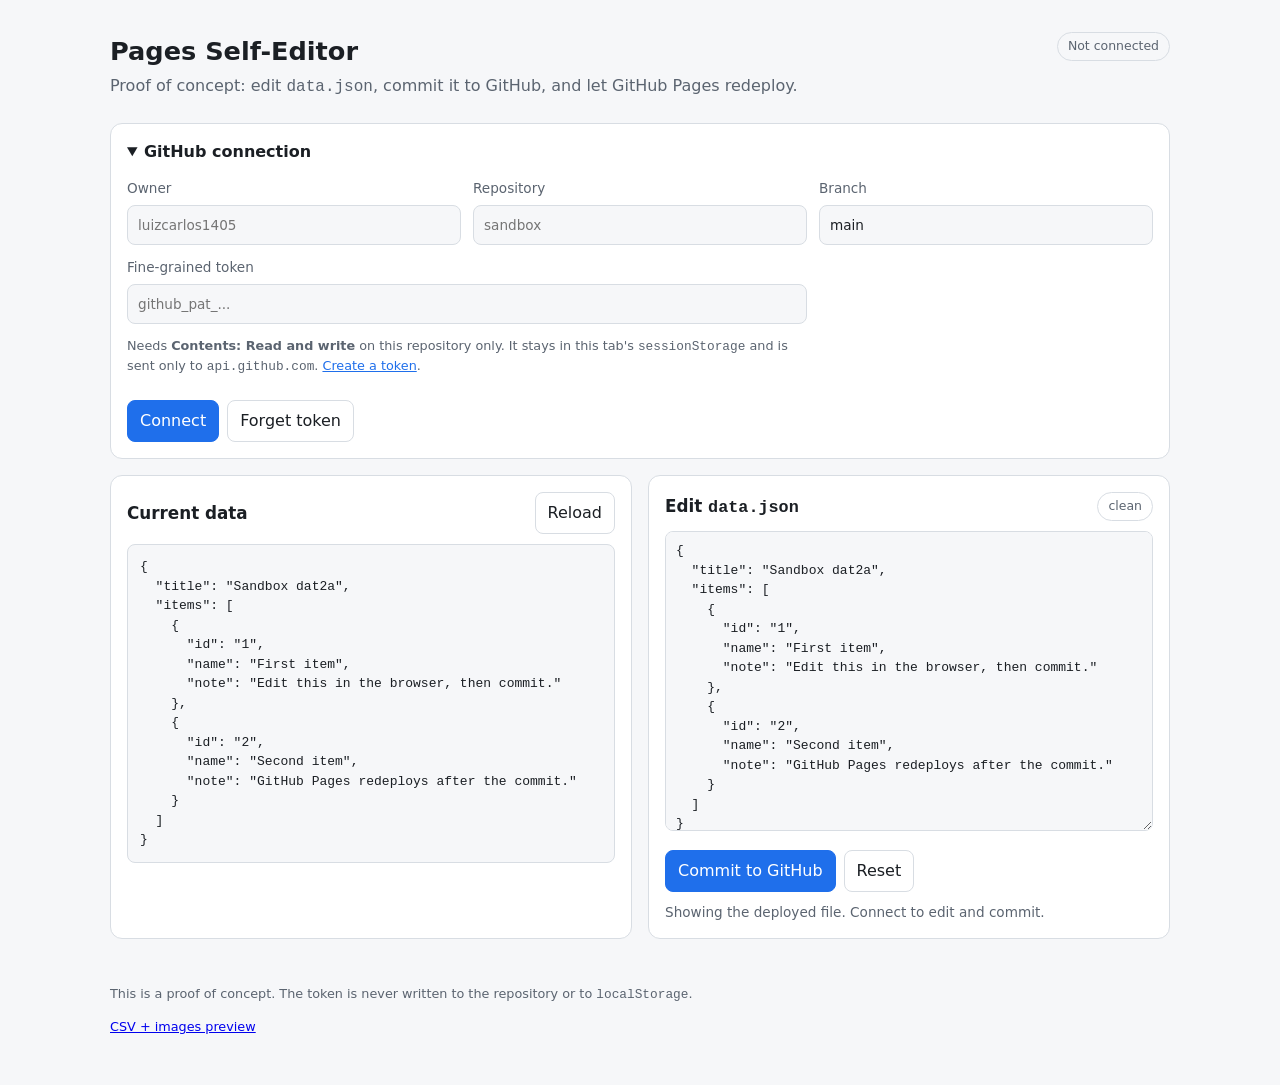
<file: index.html>
<!doctype html>
<html lang="en">
<head>
<meta charset="utf-8">
<meta name="viewport" content="width=device-width, initial-scale=1">
<meta name="color-scheme" content="light dark">
<meta http-equiv="Content-Security-Policy" content="default-src 'self'; style-src 'self'; script-src 'self'; connect-src 'self' https://api.github.com; img-src 'self' data:; base-uri 'none'; form-action 'none'">
<title>Pages Self-Editor</title>
<link rel="stylesheet" href="./styles.css">
</head>
<body>
<header class="topbar">
  <div>
    <h1>Pages Self-Editor</h1>
    <p class="subtitle">Proof of concept: edit <code>data.json</code>, commit it to GitHub, and let GitHub Pages redeploy.</p>
  </div>
  <span id="connection-badge" class="badge">Not connected</span>
</header>

<main>
  <section class="card">
    <details id="setup-details" open>
      <summary>GitHub connection</summary>
      <form id="setup-form" class="grid">
        <label>Owner
          <input id="owner" name="owner" placeholder="luizcarlos1405" autocomplete="off" spellcheck="false">
        </label>
        <label>Repository
          <input id="repo" name="repo" placeholder="sandbox" autocomplete="off" spellcheck="false">
        </label>
        <label>Branch
          <input id="branch" name="branch" value="main" autocomplete="off" spellcheck="false">
        </label>
        <label class="span-2">Fine-grained token
          <input id="token" name="token" type="password" placeholder="github_pat_..." autocomplete="new-password" spellcheck="false">
        </label>
        <p class="hint span-2">
          Needs <strong>Contents: Read and write</strong> on this repository only. It stays in this tab's
          <code>sessionStorage</code> and is sent only to <code>api.github.com</code>.
          <a id="token-link" href="https://github.com/settings/personal-access-tokens/new" target="_blank" rel="noreferrer">Create a token</a>.
        </p>
        <div class="actions span-2">
          <button type="submit" class="primary">Connect</button>
          <button type="button" id="forget">Forget token</button>
        </div>
      </form>
    </details>
  </section>

  <section class="layout">
    <article class="card">
      <div class="card-head">
        <h2>Current data</h2>
        <button type="button" id="reload">Reload</button>
      </div>
      <pre id="viewer" class="viewer">Not loaded.</pre>
    </article>

    <article class="card">
      <div class="card-head">
        <h2>Edit <code>data.json</code></h2>
        <span id="dirty" class="pill">clean</span>
      </div>
      <textarea id="editor" spellcheck="false" placeholder="{ ... }"></textarea>
      <div class="actions">
        <button type="button" id="commit" class="primary">Commit to GitHub</button>
        <button type="button" id="reset">Reset</button>
      </div>
      <p id="status" class="status" role="status"></p>
    </article>
  </section>
</main>

<footer>
  <p>This is a proof of concept. The token is never written to the repository or to <code>localStorage</code>.</p>
  <p><a href="./csv/">CSV + images preview</a></p>
</footer>

<script src="./app.js"></script>
</body>
</html>
</file>
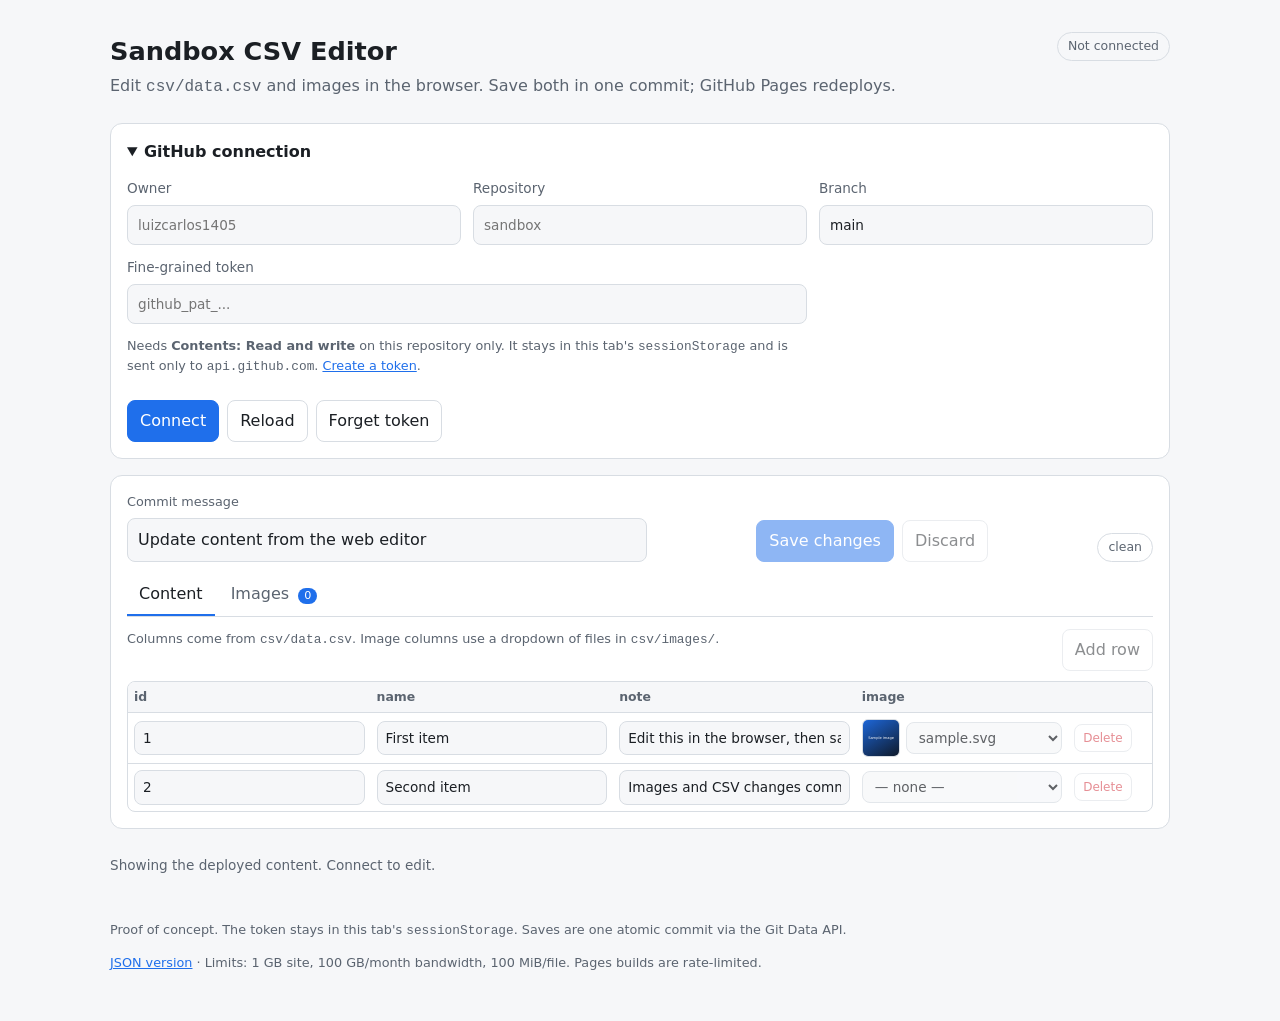
<file: csv/index.html>
<!doctype html>
<html lang="en">
<head>
<meta charset="utf-8">
<meta name="viewport" content="width=device-width, initial-scale=1">
<meta name="color-scheme" content="light dark">
<meta http-equiv="Content-Security-Policy" content="default-src 'self'; style-src 'self'; script-src 'self'; connect-src 'self' https://api.github.com; img-src 'self' data: blob:; base-uri 'none'; form-action 'none'">
<title>Sandbox CSV Editor</title>
<link rel="stylesheet" href="../styles.css">
<link rel="stylesheet" href="./styles.css">
</head>
<body>
<header class="topbar">
  <div>
    <h1>Sandbox CSV Editor</h1>
    <p class="subtitle">Edit <code>csv/data.csv</code> and images in the browser. Save both in one commit; GitHub Pages redeploys.</p>
  </div>
  <span id="connection-badge" class="badge">Not connected</span>
</header>

<main>
  <section class="card">
    <details id="setup-details" open>
      <summary>GitHub connection</summary>
      <form id="setup-form" class="grid">
        <label>Owner
          <input id="owner" name="owner" placeholder="luizcarlos1405" autocomplete="off" spellcheck="false">
        </label>
        <label>Repository
          <input id="repo" name="repo" placeholder="sandbox" autocomplete="off" spellcheck="false">
        </label>
        <label>Branch
          <input id="branch" name="branch" value="main" autocomplete="off" spellcheck="false">
        </label>
        <label class="span-2">Fine-grained token
          <input id="token" name="token" type="password" placeholder="github_pat_..." autocomplete="new-password" spellcheck="false">
        </label>
        <p class="hint span-2">
          Needs <strong>Contents: Read and write</strong> on this repository only. It stays in this tab's
          <code>sessionStorage</code> and is sent only to <code>api.github.com</code>.
          <a id="token-link" href="https://github.com/settings/personal-access-tokens/new" target="_blank" rel="noreferrer">Create a token</a>.
        </p>
        <div class="actions span-2">
          <button type="submit" class="primary" id="connect">Connect</button>
          <button type="button" id="reload">Reload</button>
          <button type="button" id="forget">Forget token</button>
        </div>
      </form>
    </details>
  </section>

  <section class="card">
    <div class="toolbar">
      <div class="commit-box">
        <label for="commit-message">Commit message</label>
        <input id="commit-message" value="Update content from the web editor" autocomplete="off" spellcheck="false" disabled>
      </div>
      <div class="actions toolbar-actions">
        <button type="button" id="save" class="primary" disabled>Save changes</button>
        <button type="button" id="discard" disabled>Discard</button>
      </div>
      <span id="dirty" class="pill">clean</span>
    </div>

    <div class="tabs" role="tablist" aria-label="Editor sections">
      <button type="button" role="tab" id="tab-content" aria-selected="true" aria-controls="panel-content">Content</button>
      <button type="button" role="tab" id="tab-images" aria-selected="false" aria-controls="panel-images">Images <span id="images-badge" class="count" hidden></span></button>
    </div>

    <div id="panel-content" role="tabpanel" aria-labelledby="tab-content">
      <div class="panel-head">
        <p class="hint">Columns come from <code>csv/data.csv</code>. Image columns use a dropdown of files in <code>csv/images/</code>.</p>
        <button type="button" id="add-row" disabled>Add row</button>
      </div>
      <div class="table-wrap">
        <table id="grid" class="grid-table">
          <thead></thead>
          <tbody></tbody>
        </table>
      </div>
      <p id="grid-empty" class="empty" hidden>No rows yet. Connect to load the file, or add a row.</p>
    </div>

    <div id="panel-images" role="tabpanel" aria-labelledby="tab-images" hidden>
      <div class="panel-head">
        <p class="hint">
          Images are resized to at most 1600px and re-encoded to WebP/JPEG before upload. GIFs are uploaded as-is.
          Old versions stay in Git history, so replace rather than re-upload when possible.
        </p>
        <label class="file-button disabled" id="upload-label">
          Upload images
          <input id="image-input" type="file" accept="image/png,image/jpeg,image/webp,image/gif" multiple disabled>
        </label>
      </div>
      <div id="gallery" class="gallery"></div>
      <p id="gallery-empty" class="empty" hidden>No images yet. Upload one to get started.</p>
      <div id="deleted-wrap" hidden>
        <h3>Deleted (staged)</h3>
        <div id="deleted-list" class="chips"></div>
      </div>
      <input id="replace-input" type="file" accept="image/png,image/jpeg,image/webp,image/gif" hidden>
    </div>
  </section>

  <p id="status" class="status" role="status"></p>
</main>

<footer>
  <p>
    Proof of concept. The token stays in this tab's <code>sessionStorage</code>.
    Saves are one atomic commit via the Git Data API.
  </p>
  <p>
    <a href="../">JSON version</a> · Limits: 1 GB site, 100 GB/month bandwidth, 100 MiB/file.
    Pages builds are rate-limited.
  </p>
</footer>

<script src="./csv.js"></script>
<script src="./app.js"></script>
</body>
</html>
</file>
<file: styles.css>
:root {
  color-scheme: light dark;
  --bg: #f6f7f9;
  --card: #ffffff;
  --text: #1b1f24;
  --muted: #5b6470;
  --border: #d8dde3;
  --accent: #1f6feb;
  --accent-text: #ffffff;
  --ok: #1a7f37;
  --bad: #cf222e;
  --warn: #9a6700;
  --radius: 12px;
}

@media (prefers-color-scheme: dark) {
  :root {
    --bg: #0d1117;
    --card: #161b22;
    --text: #e6edf3;
    --muted: #9aa4b2;
    --border: #30363d;
    --accent: #2f81f7;
    --ok: #3fb950;
    --bad: #f85149;
    --warn: #d29922;
  }
}

* {
  box-sizing: border-box;
}

body {
  margin: 0;
  font: 16px/1.5 system-ui, -apple-system, "Segoe UI", sans-serif;
  background: var(--bg);
  color: var(--text);
}

.topbar {
  max-width: 1100px;
  margin: 0 auto;
  padding: 32px 20px 12px;
  display: flex;
  gap: 16px;
  align-items: flex-start;
  justify-content: space-between;
  flex-wrap: wrap;
}

h1 {
  margin: 0;
  font-size: 1.6rem;
}

.subtitle {
  margin: 4px 0 0;
  color: var(--muted);
}

main {
  max-width: 1100px;
  margin: 0 auto;
  padding: 12px 20px 32px;
  display: grid;
  gap: 16px;
}

.card {
  background: var(--card);
  border: 1px solid var(--border);
  border-radius: var(--radius);
  padding: 16px;
}

.card-head {
  display: flex;
  align-items: center;
  justify-content: space-between;
  gap: 12px;
  margin-bottom: 10px;
}

h2 {
  margin: 0;
  font-size: 1.05rem;
}

summary {
  cursor: pointer;
  font-weight: 600;
}

.grid {
  display: grid;
  grid-template-columns: repeat(3, minmax(0, 1fr));
  gap: 12px;
  margin-top: 14px;
}

label {
  display: grid;
  gap: 6px;
  font-size: 0.85rem;
  color: var(--muted);
}

input,
textarea {
  width: 100%;
  border: 1px solid var(--border);
  border-radius: 8px;
  background: var(--bg);
  color: var(--text);
  padding: 9px 10px;
  font: inherit;
}

input:focus,
textarea:focus {
  outline: 2px solid var(--accent);
  outline-offset: 1px;
}

.span-2 {
  grid-column: span 2;
}

.hint {
  margin: 0;
  color: var(--muted);
  font-size: 0.8rem;
}

.hint a {
  color: var(--accent);
}

.actions {
  display: flex;
  gap: 8px;
  flex-wrap: wrap;
  margin-top: 12px;
}

button {
  border: 1px solid var(--border);
  background: var(--card);
  color: var(--text);
  border-radius: 8px;
  padding: 8px 12px;
  font: inherit;
  cursor: pointer;
}

button:hover {
  border-color: var(--accent);
}

button:disabled {
  opacity: 0.5;
  cursor: not-allowed;
}

button.primary {
  background: var(--accent);
  border-color: var(--accent);
  color: var(--accent-text);
}

.layout {
  display: grid;
  grid-template-columns: 1fr 1fr;
  gap: 16px;
}

.viewer {
  margin: 0;
  min-height: 260px;
  max-height: 420px;
  overflow: auto;
  background: var(--bg);
  border: 1px solid var(--border);
  border-radius: 8px;
  padding: 12px;
  font: 13px/1.5 ui-monospace, SFMono-Regular, Menlo, Consolas, monospace;
  white-space: pre-wrap;
  word-break: break-word;
}

textarea {
  min-height: 300px;
  resize: vertical;
  font: 13px/1.5 ui-monospace, SFMono-Regular, Menlo, Consolas, monospace;
}

.badge,
.pill {
  display: inline-block;
  border-radius: 999px;
  padding: 4px 10px;
  font-size: 0.78rem;
  border: 1px solid var(--border);
  color: var(--muted);
  white-space: nowrap;
}

.badge.ok {
  color: var(--ok);
  border-color: currentColor;
}

.badge.bad {
  color: var(--bad);
  border-color: currentColor;
}

.badge.pending {
  color: var(--warn);
  border-color: currentColor;
}

.pill.dirty {
  color: var(--warn);
  border-color: currentColor;
}

.status {
  min-height: 1.4em;
  margin: 10px 0 0;
  font-size: 0.85rem;
  color: var(--muted);
}

.status.ok {
  color: var(--ok);
}

.status.error {
  color: var(--bad);
}

.status a {
  color: var(--accent);
}

footer {
  max-width: 1100px;
  margin: 0 auto;
  padding: 0 20px 40px;
  color: var(--muted);
  font-size: 0.8rem;
}

code {
  font-family: ui-monospace, SFMono-Regular, Menlo, Consolas, monospace;
}

@media (max-width: 820px) {
  .layout {
    grid-template-columns: 1fr;
  }

  .grid {
    grid-template-columns: 1fr;
  }

  .span-2 {
    grid-column: auto;
  }
}
</file>
<file: csv/styles.css>
.toolbar {
  display: flex;
  flex-wrap: wrap;
  gap: 12px;
  align-items: end;
  justify-content: space-between;
  margin-bottom: 12px;
}

.commit-box {
  display: grid;
  gap: 6px;
  flex: 1 1 320px;
  max-width: 520px;
}

.commit-box label {
  font-size: 0.8rem;
  color: var(--muted);
}

.toolbar-actions {
  margin-top: 0;
}

.tabs {
  display: flex;
  gap: 4px;
  border-bottom: 1px solid var(--border);
  margin: 8px 0 12px;
  overflow-x: auto;
}

.tabs button {
  border: 0;
  border-bottom: 2px solid transparent;
  border-radius: 0;
  background: transparent;
  color: var(--muted);
  padding: 8px 12px;
  white-space: nowrap;
}

.tabs button:hover {
  color: var(--text);
  border-bottom-color: var(--border);
}

.tabs button[aria-selected="true"] {
  color: var(--text);
  border-bottom-color: var(--accent);
}

.count {
  display: inline-block;
  margin-left: 4px;
  padding: 0 6px;
  border-radius: 999px;
  background: var(--accent);
  color: var(--accent-text);
  font-size: 0.7rem;
  line-height: 1.5;
}

.panel-head {
  display: flex;
  align-items: flex-start;
  justify-content: space-between;
  gap: 12px;
  flex-wrap: wrap;
  margin-bottom: 10px;
}

.panel-head .hint {
  max-width: 720px;
}

.table-wrap {
  border: 1px solid var(--border);
  border-radius: 8px;
  overflow: auto;
  max-height: 65vh;
  background: var(--card);
}

.grid-table {
  width: 100%;
  min-width: 680px;
  border-collapse: collapse;
}

.grid-table th,
.grid-table td {
  border-bottom: 1px solid var(--border);
  padding: 6px;
  text-align: left;
  vertical-align: middle;
}

.grid-table thead th {
  position: sticky;
  top: 0;
  z-index: 1;
  background: var(--bg);
  color: var(--muted);
  font-size: 0.78rem;
  font-weight: 600;
  white-space: nowrap;
}

.grid-table tbody tr:last-child td {
  border-bottom: 0;
}

.grid-table td input,
.grid-table td select {
  min-width: 120px;
  padding: 6px 8px;
  font-size: 0.85rem;
}

.cell-image {
  display: flex;
  align-items: center;
  gap: 6px;
}

.cell-image select {
  flex: 1 1 120px;
  width: auto;
}

.thumb {
  width: 38px;
  height: 38px;
  flex: none;
  object-fit: cover;
  border: 1px solid var(--border);
  border-radius: 6px;
  background: var(--bg);
}

.row-actions {
  white-space: nowrap;
}

.row-actions button,
.image-actions button {
  padding: 4px 8px;
  font-size: 0.75rem;
}

.danger {
  color: var(--bad);
}

.danger:hover {
  border-color: var(--bad);
}

.empty {
  margin: 12px 0 0;
  padding: 24px;
  border: 1px dashed var(--border);
  border-radius: 8px;
  color: var(--muted);
  text-align: center;
}

.gallery {
  display: grid;
  grid-template-columns: repeat(auto-fill, minmax(170px, 1fr));
  gap: 12px;
}

.image-card {
  display: flex;
  flex-direction: column;
  overflow: hidden;
  border: 1px solid var(--border);
  border-radius: 10px;
  background: var(--bg);
}

.image-card img {
  display: block;
  width: 100%;
  aspect-ratio: 4 / 3;
  object-fit: cover;
  background: var(--bg);
}

.image-meta {
  display: grid;
  gap: 3px;
  padding: 8px;
  font-size: 0.78rem;
}

.image-name {
  font-weight: 600;
  overflow-wrap: anywhere;
}

.image-sub {
  color: var(--muted);
  font-size: 0.72rem;
}

.image-actions {
  display: flex;
  flex-wrap: wrap;
  gap: 6px;
  margin-top: 4px;
}

.staged {
  color: var(--warn);
  border-color: currentColor;
}

.chips {
  display: flex;
  flex-wrap: wrap;
  gap: 8px;
}

.chip {
  display: inline-flex;
  align-items: center;
  gap: 6px;
  border: 1px solid var(--border);
  border-radius: 999px;
  padding: 4px 8px;
  font-size: 0.8rem;
}

.chip button {
  border: 0;
  background: transparent;
  padding: 0 2px;
  color: var(--accent);
  font-size: inherit;
}

h3 {
  margin: 16px 0 8px;
  font-size: 0.9rem;
}

.file-button {
  display: inline-flex;
  align-items: center;
  gap: 6px;
  position: relative;
  border: 1px solid var(--border);
  border-radius: 8px;
  padding: 8px 12px;
  background: var(--card);
  color: var(--text);
  font-size: 0.9rem;
  cursor: pointer;
}

.file-button:hover {
  border-color: var(--accent);
}

.file-button:focus-within {
  outline: 2px solid var(--accent);
  outline-offset: 1px;
}

.file-button input {
  position: absolute;
  inline-size: 1px;
  block-size: 1px;
  opacity: 0;
  pointer-events: none;
}

.file-button.disabled {
  opacity: 0.5;
  pointer-events: none;
}

select {
  border: 1px solid var(--border);
  border-radius: 8px;
  background: var(--bg);
  color: var(--text);
  padding: 9px 10px;
  font: inherit;
}

select:focus {
  outline: 2px solid var(--accent);
  outline-offset: 1px;
}

footer a {
  color: var(--accent);
}

@media (max-width: 820px) {
  .toolbar {
    align-items: stretch;
  }

  .commit-box {
    max-width: none;
  }

  .gallery {
    grid-template-columns: repeat(auto-fill, minmax(150px, 1fr));
  }
}
</file>
